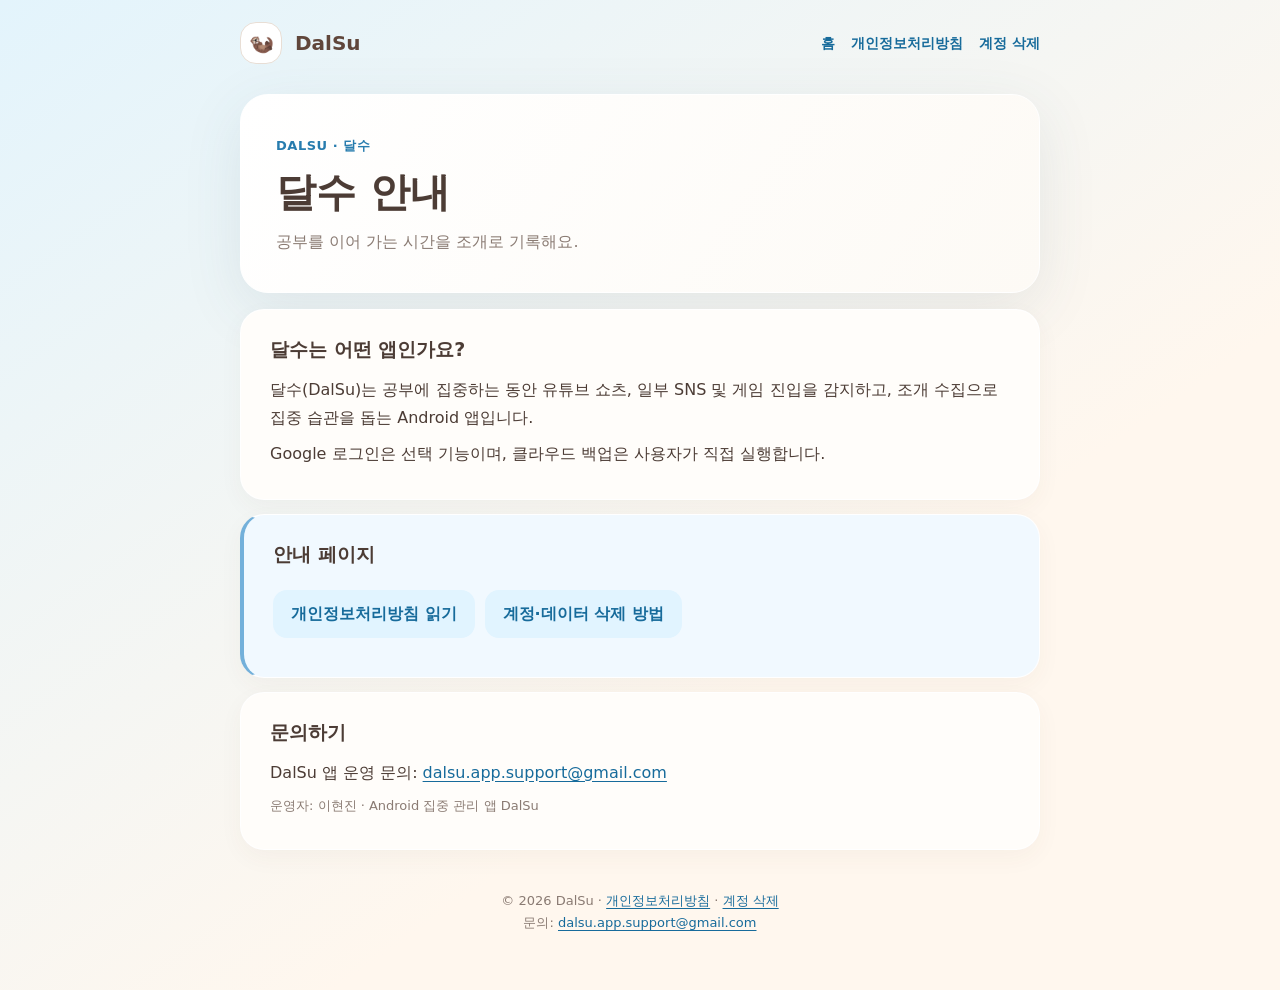
<file: index.html>
<!doctype html>
<html lang="ko">
<head>
  <meta charset="utf-8"><meta name="viewport" content="width=device-width, initial-scale=1">
  <meta name="description" content="달수(DalSu) 앱 달수 안내">
  <meta name="color-scheme" content="light"><title>달수 안내 | DalSu</title>
  <link rel="stylesheet" href="style.css">
  <!-- ZIP 임시 미리보기에서도 디자인이 유지되도록 스타일을 내장했습니다. -->
  <style>
/* DalSu policy pages: no external fonts, trackers or JavaScript. */
:root{color-scheme:light;--ink:#4c3c35;--muted:#8a7b73;--blue:#b8e5f7;--blue2:#e7f5fc;--cream:#fffaf4;--accent:#277cae;--line:#e8ded5;--pink:#ffe0e7}
*{box-sizing:border-box}html{scroll-behavior:smooth}body{margin:0;background:linear-gradient(145deg,#e3f4fc,#fff7ee 65%);font-family:system-ui,-apple-system,'Apple SD Gothic Neo','Malgun Gothic',sans-serif;color:var(--ink);line-height:1.75}
a{color:#176b9b;text-underline-offset:3px}.container{width:min(800px,calc(100% - 32px));margin:0 auto}.skip{position:absolute;left:-9999px}.skip:focus{left:12px;top:12px;background:white;padding:10px;z-index:10}.top{padding:22px 0 10px}.top .bar{display:flex;flex-wrap:wrap;align-items:center;justify-content:space-between;gap:12px}.brand{font-size:20px;text-decoration:none;font-weight:850;color:#60463b}.brand .face{display:inline-grid;place-items:center;width:42px;height:42px;background:#fff;border:1px solid var(--line);border-radius:16px;margin-right:6px}.top nav{display:flex;gap:16px;flex-wrap:wrap}.top nav a{font-size:14px;text-decoration:none;font-weight:650}.hero{padding:36px 35px;margin:20px 0 16px;border-radius:28px;border:1px solid white;background:linear-gradient(125deg,#fff,#fdfaf5);box-shadow:0 16px 60px rgba(61,92,110,.1)}.eyebrow{color:var(--accent);font-size:13px;font-weight:800;letter-spacing:.04em}.hero h1{font-size:clamp(27px,5vw,40px);line-height:1.2;margin:9px 0 12px}.hero p{margin:0;color:var(--muted)}.pill{display:inline-block;background:var(--blue2);padding:5px 11px;border-radius:40px;color:#417593;font-size:12px;font-weight:750}.card{background:#fffdfa;border:1px solid rgba(255,255,255,.95);border-radius:24px;margin:14px 0;padding:23px 29px;box-shadow:0 8px 24px rgba(83,65,55,.045)}.card h2{font-size:19px;margin:0 0 10px}.card p{margin:8px 0}.card ul{margin:8px 0;padding-left:21px}.card li{margin:6px 0}.warn{border-left:4px solid #e4b2a4;background:#fff7f4}.highlight{background:#f1f9ff;border-left:4px solid #73b0da}.muted{font-size:13px;color:var(--muted)}.button{display:inline-block;text-decoration:none;background:#e1f4ff;border-radius:14px;padding:10px 18px;font-weight:750;margin:8px 10px 8px 0}.footer{color:#8a7b73;font-size:13px;text-align:center;padding:26px 0 55px}code{background:#f3eee9;padding:1px 6px;border-radius:5px;font-size:.93em;overflow-wrap:anywhere}@media(max-width:520px){.hero{padding:28px 22px}.card{padding:20px 20px}}

  </style>
</head>
<body>
<a class="skip" href="#content">본문으로 건너뛰기</a>
<header class="top"><div class="container bar"><a class="brand" href="https://leehj03.github.io/dalsu-policy/index.html"><span class="face">🦦</span> DalSu</a><nav aria-label="주요 메뉴"><a href="https://leehj03.github.io/dalsu-policy/index.html" aria-current="page">홈</a> <a href="https://leehj03.github.io/dalsu-policy/privacy.html">개인정보처리방침</a> <a href="https://leehj03.github.io/dalsu-policy/delete-account.html">계정 삭제</a></nav></div></header>
<main class="container" id="content">
  <section class="hero"><span class="eyebrow">DALSU · 달수</span><h1>달수 안내</h1><p>공부를 이어 가는 시간을 조개로 기록해요.</p></section>
  <section class="card"><h2>달수는 어떤 앱인가요?</h2><p>달수(DalSu)는 공부에 집중하는 동안 유튜브 쇼츠, 일부 SNS 및 게임 진입을 감지하고, 조개 수집으로 집중 습관을 돕는 Android 앱입니다.</p><p>Google 로그인은 선택 기능이며, 클라우드 백업은 사용자가 직접 실행합니다.</p></section>
<section class="card highlight"><h2>안내 페이지</h2><p><a class="button" href="https://leehj03.github.io/dalsu-policy/privacy.html">개인정보처리방침 읽기</a><a class="button" href="https://leehj03.github.io/dalsu-policy/delete-account.html">계정·데이터 삭제 방법</a></p></section>
<section class="card"><h2>문의하기</h2><p>DalSu 앱 운영 문의: <a href="mailto:dalsu.app.support@gmail.com">dalsu.app.support@gmail.com</a></p><p class="muted">운영자: 이현진 · Android 집중 관리 앱 DalSu</p></section>
</main>
<footer class="footer"><div class="container">© 2026 DalSu · <a href="https://leehj03.github.io/dalsu-policy/privacy.html">개인정보처리방침</a> · <a href="https://leehj03.github.io/dalsu-policy/delete-account.html">계정 삭제</a><br>문의: <a href="mailto:dalsu.app.support@gmail.com">dalsu.app.support@gmail.com</a></div></footer>
</body></html>
</file>
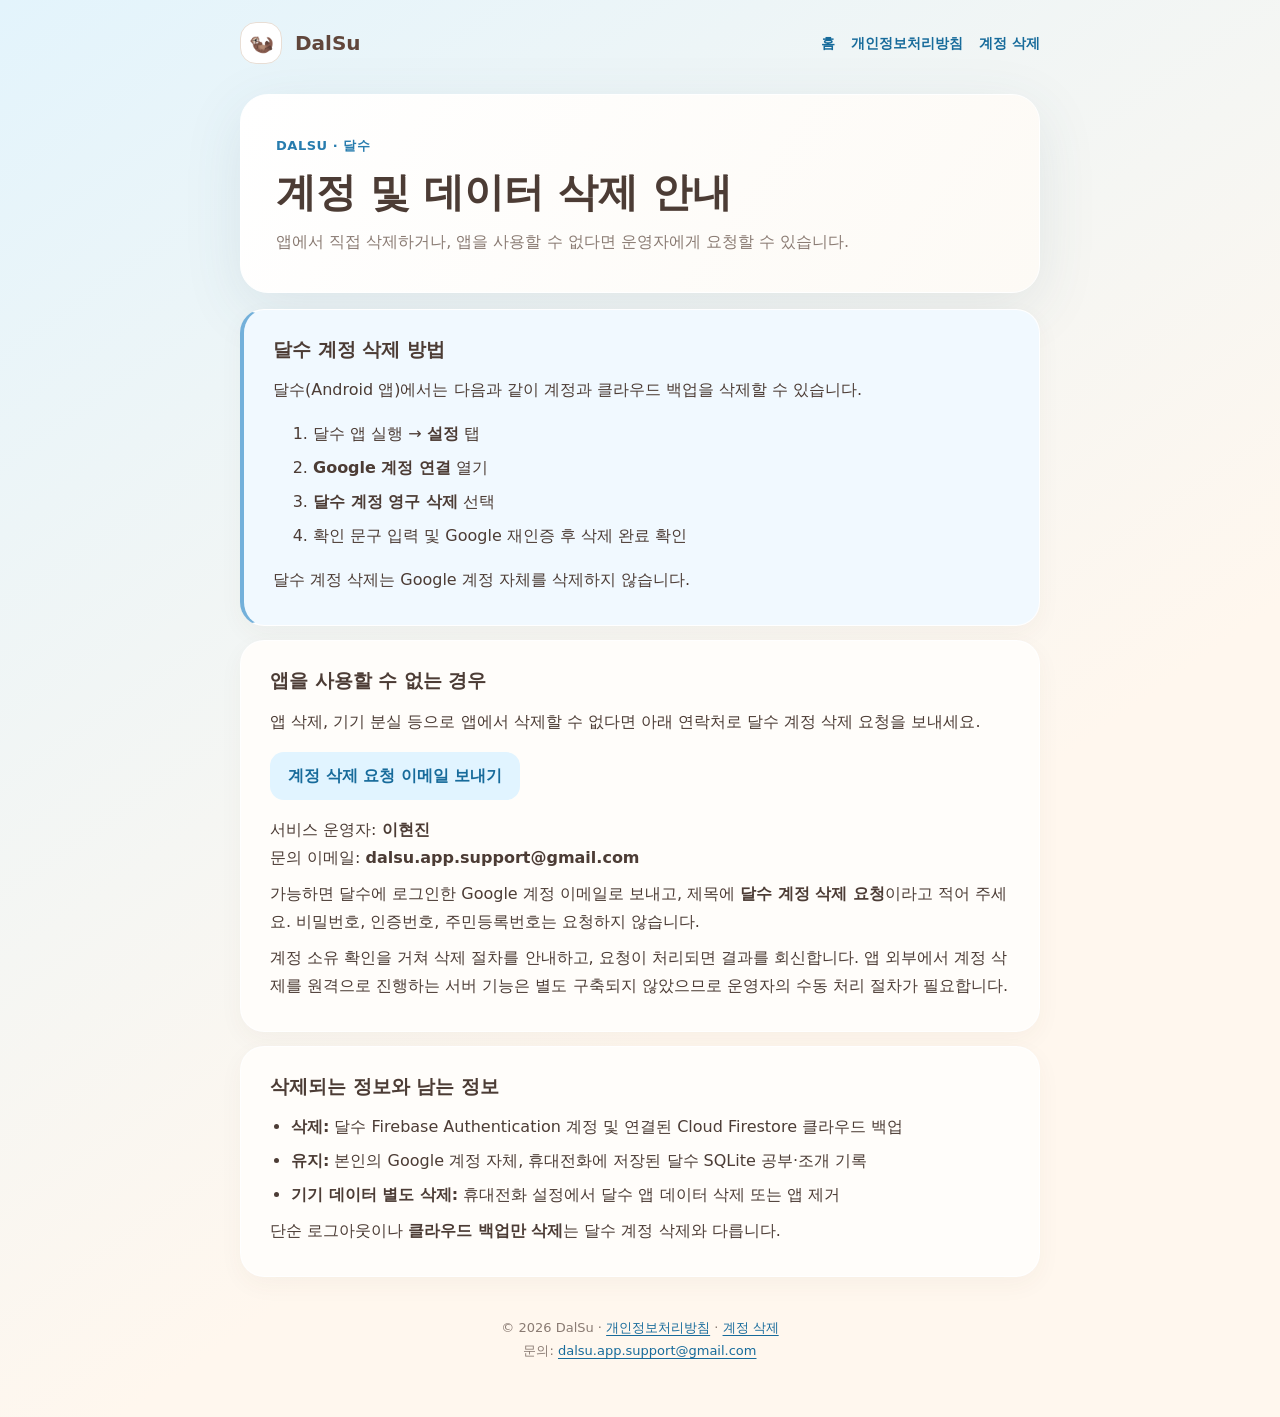
<file: delete-account.html>
<!doctype html>
<html lang="ko">
<head>
  <meta charset="utf-8"><meta name="viewport" content="width=device-width, initial-scale=1">
  <meta name="description" content="달수(DalSu) 앱 계정 및 데이터 삭제 안내">
  <meta name="color-scheme" content="light"><title>계정 및 데이터 삭제 안내 | DalSu</title>
  <link rel="stylesheet" href="style.css">
  <!-- ZIP 임시 미리보기에서도 디자인이 유지되도록 스타일을 내장했습니다. -->
  <style>
/* DalSu policy pages: no external fonts, trackers or JavaScript. */
:root{color-scheme:light;--ink:#4c3c35;--muted:#8a7b73;--blue:#b8e5f7;--blue2:#e7f5fc;--cream:#fffaf4;--accent:#277cae;--line:#e8ded5;--pink:#ffe0e7}
*{box-sizing:border-box}html{scroll-behavior:smooth}body{margin:0;background:linear-gradient(145deg,#e3f4fc,#fff7ee 65%);font-family:system-ui,-apple-system,'Apple SD Gothic Neo','Malgun Gothic',sans-serif;color:var(--ink);line-height:1.75}
a{color:#176b9b;text-underline-offset:3px}.container{width:min(800px,calc(100% - 32px));margin:0 auto}.skip{position:absolute;left:-9999px}.skip:focus{left:12px;top:12px;background:white;padding:10px;z-index:10}.top{padding:22px 0 10px}.top .bar{display:flex;flex-wrap:wrap;align-items:center;justify-content:space-between;gap:12px}.brand{font-size:20px;text-decoration:none;font-weight:850;color:#60463b}.brand .face{display:inline-grid;place-items:center;width:42px;height:42px;background:#fff;border:1px solid var(--line);border-radius:16px;margin-right:6px}.top nav{display:flex;gap:16px;flex-wrap:wrap}.top nav a{font-size:14px;text-decoration:none;font-weight:650}.hero{padding:36px 35px;margin:20px 0 16px;border-radius:28px;border:1px solid white;background:linear-gradient(125deg,#fff,#fdfaf5);box-shadow:0 16px 60px rgba(61,92,110,.1)}.eyebrow{color:var(--accent);font-size:13px;font-weight:800;letter-spacing:.04em}.hero h1{font-size:clamp(27px,5vw,40px);line-height:1.2;margin:9px 0 12px}.hero p{margin:0;color:var(--muted)}.pill{display:inline-block;background:var(--blue2);padding:5px 11px;border-radius:40px;color:#417593;font-size:12px;font-weight:750}.card{background:#fffdfa;border:1px solid rgba(255,255,255,.95);border-radius:24px;margin:14px 0;padding:23px 29px;box-shadow:0 8px 24px rgba(83,65,55,.045)}.card h2{font-size:19px;margin:0 0 10px}.card p{margin:8px 0}.card ul{margin:8px 0;padding-left:21px}.card li{margin:6px 0}.warn{border-left:4px solid #e4b2a4;background:#fff7f4}.highlight{background:#f1f9ff;border-left:4px solid #73b0da}.muted{font-size:13px;color:var(--muted)}.button{display:inline-block;text-decoration:none;background:#e1f4ff;border-radius:14px;padding:10px 18px;font-weight:750;margin:8px 10px 8px 0}.footer{color:#8a7b73;font-size:13px;text-align:center;padding:26px 0 55px}code{background:#f3eee9;padding:1px 6px;border-radius:5px;font-size:.93em;overflow-wrap:anywhere}@media(max-width:520px){.hero{padding:28px 22px}.card{padding:20px 20px}}

  </style>
</head>
<body>
<a class="skip" href="#content">본문으로 건너뛰기</a>
<header class="top"><div class="container bar"><a class="brand" href="https://leehj03.github.io/dalsu-policy/index.html"><span class="face">🦦</span> DalSu</a><nav aria-label="주요 메뉴"><a href="https://leehj03.github.io/dalsu-policy/index.html">홈</a> <a href="https://leehj03.github.io/dalsu-policy/privacy.html">개인정보처리방침</a> <a href="https://leehj03.github.io/dalsu-policy/delete-account.html" aria-current="page">계정 삭제</a></nav></div></header>
<main class="container" id="content">
  <section class="hero"><span class="eyebrow">DALSU · 달수</span><h1>계정 및 데이터 삭제 안내</h1><p>앱에서 직접 삭제하거나, 앱을 사용할 수 없다면 운영자에게 요청할 수 있습니다.</p></section>
  <section class="card highlight"><h2>달수 계정 삭제 방법</h2><p>달수(Android 앱)에서는 다음과 같이 계정과 클라우드 백업을 삭제할 수 있습니다.</p><ol><li>달수 앱 실행 → <strong>설정</strong> 탭</li><li><strong>Google 계정 연결</strong> 열기</li><li><strong>달수 계정 영구 삭제</strong> 선택</li><li>확인 문구 입력 및 Google 재인증 후 삭제 완료 확인</li></ol><p>달수 계정 삭제는 Google 계정 자체를 삭제하지 않습니다.</p></section>
<section class="card"><h2>앱을 사용할 수 없는 경우</h2><p>앱 삭제, 기기 분실 등으로 앱에서 삭제할 수 없다면 아래 연락처로 달수 계정 삭제 요청을 보내세요.</p><p><a class="button" href="mailto:dalsu.app.support@gmail.com?subject=DalSu%20%EA%B3%84%EC%A0%95%20%EC%82%AD%EC%A0%9C%20%EC%9A%94%EC%B2%AD">계정 삭제 요청 이메일 보내기</a></p><p>서비스 운영자: <strong>이현진</strong><br>문의 이메일: <strong>dalsu.app.support@gmail.com</strong></p><p>가능하면 달수에 로그인한 Google 계정 이메일로 보내고, 제목에 <strong>달수 계정 삭제 요청</strong>이라고 적어 주세요. 비밀번호, 인증번호, 주민등록번호는 요청하지 않습니다.</p><p>계정 소유 확인을 거쳐 삭제 절차를 안내하고, 요청이 처리되면 결과를 회신합니다. 앱 외부에서 계정 삭제를 원격으로 진행하는 서버 기능은 별도 구축되지 않았으므로 운영자의 수동 처리 절차가 필요합니다.</p></section>
<section class="card"><h2>삭제되는 정보와 남는 정보</h2><ul><li><strong>삭제:</strong> 달수 Firebase Authentication 계정 및 연결된 Cloud Firestore 클라우드 백업</li><li><strong>유지:</strong> 본인의 Google 계정 자체, 휴대전화에 저장된 달수 SQLite 공부·조개 기록</li><li><strong>기기 데이터 별도 삭제:</strong> 휴대전화 설정에서 달수 앱 데이터 삭제 또는 앱 제거</li></ul><p>단순 로그아웃이나 <strong>클라우드 백업만 삭제</strong>는 달수 계정 삭제와 다릅니다.</p></section>

</main>
<footer class="footer"><div class="container">© 2026 DalSu · <a href="https://leehj03.github.io/dalsu-policy/privacy.html">개인정보처리방침</a> · <a href="https://leehj03.github.io/dalsu-policy/delete-account.html">계정 삭제</a><br>문의: <a href="mailto:dalsu.app.support@gmail.com">dalsu.app.support@gmail.com</a></div></footer>
</body></html>
</file>
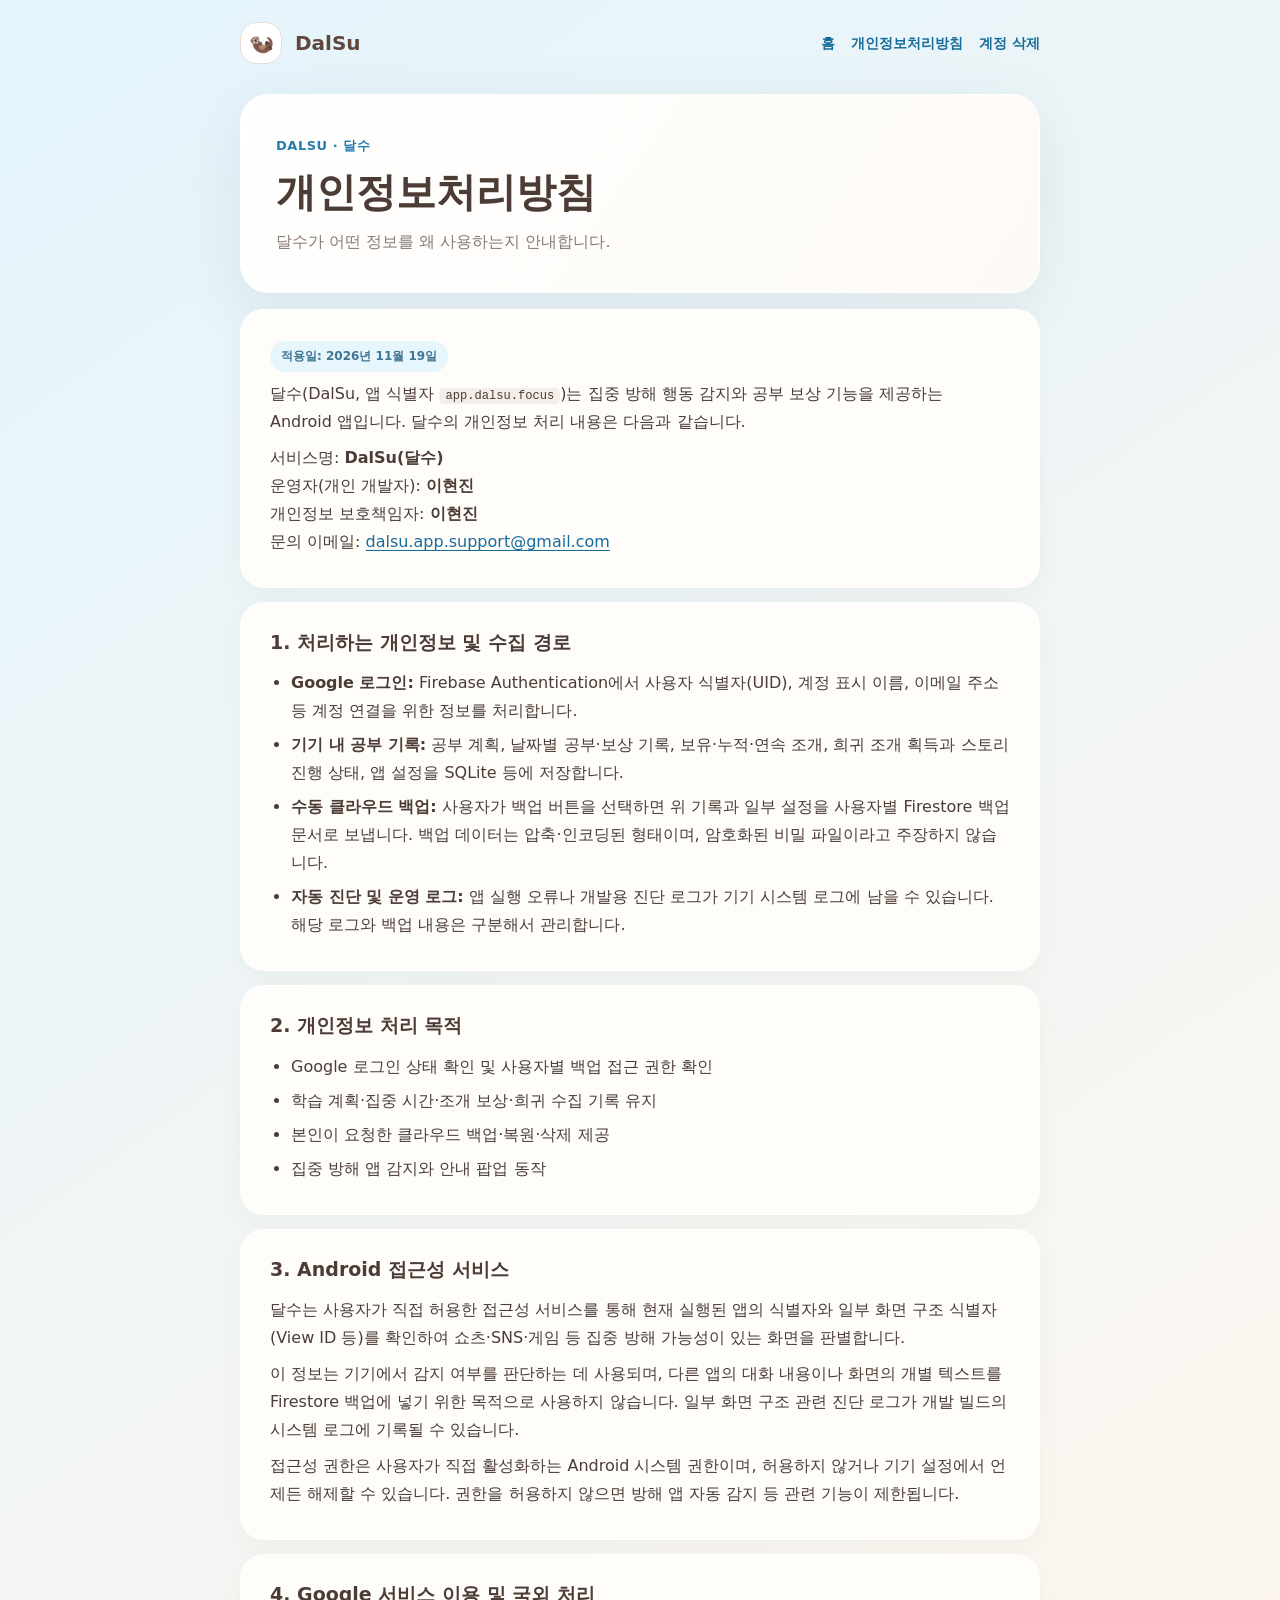
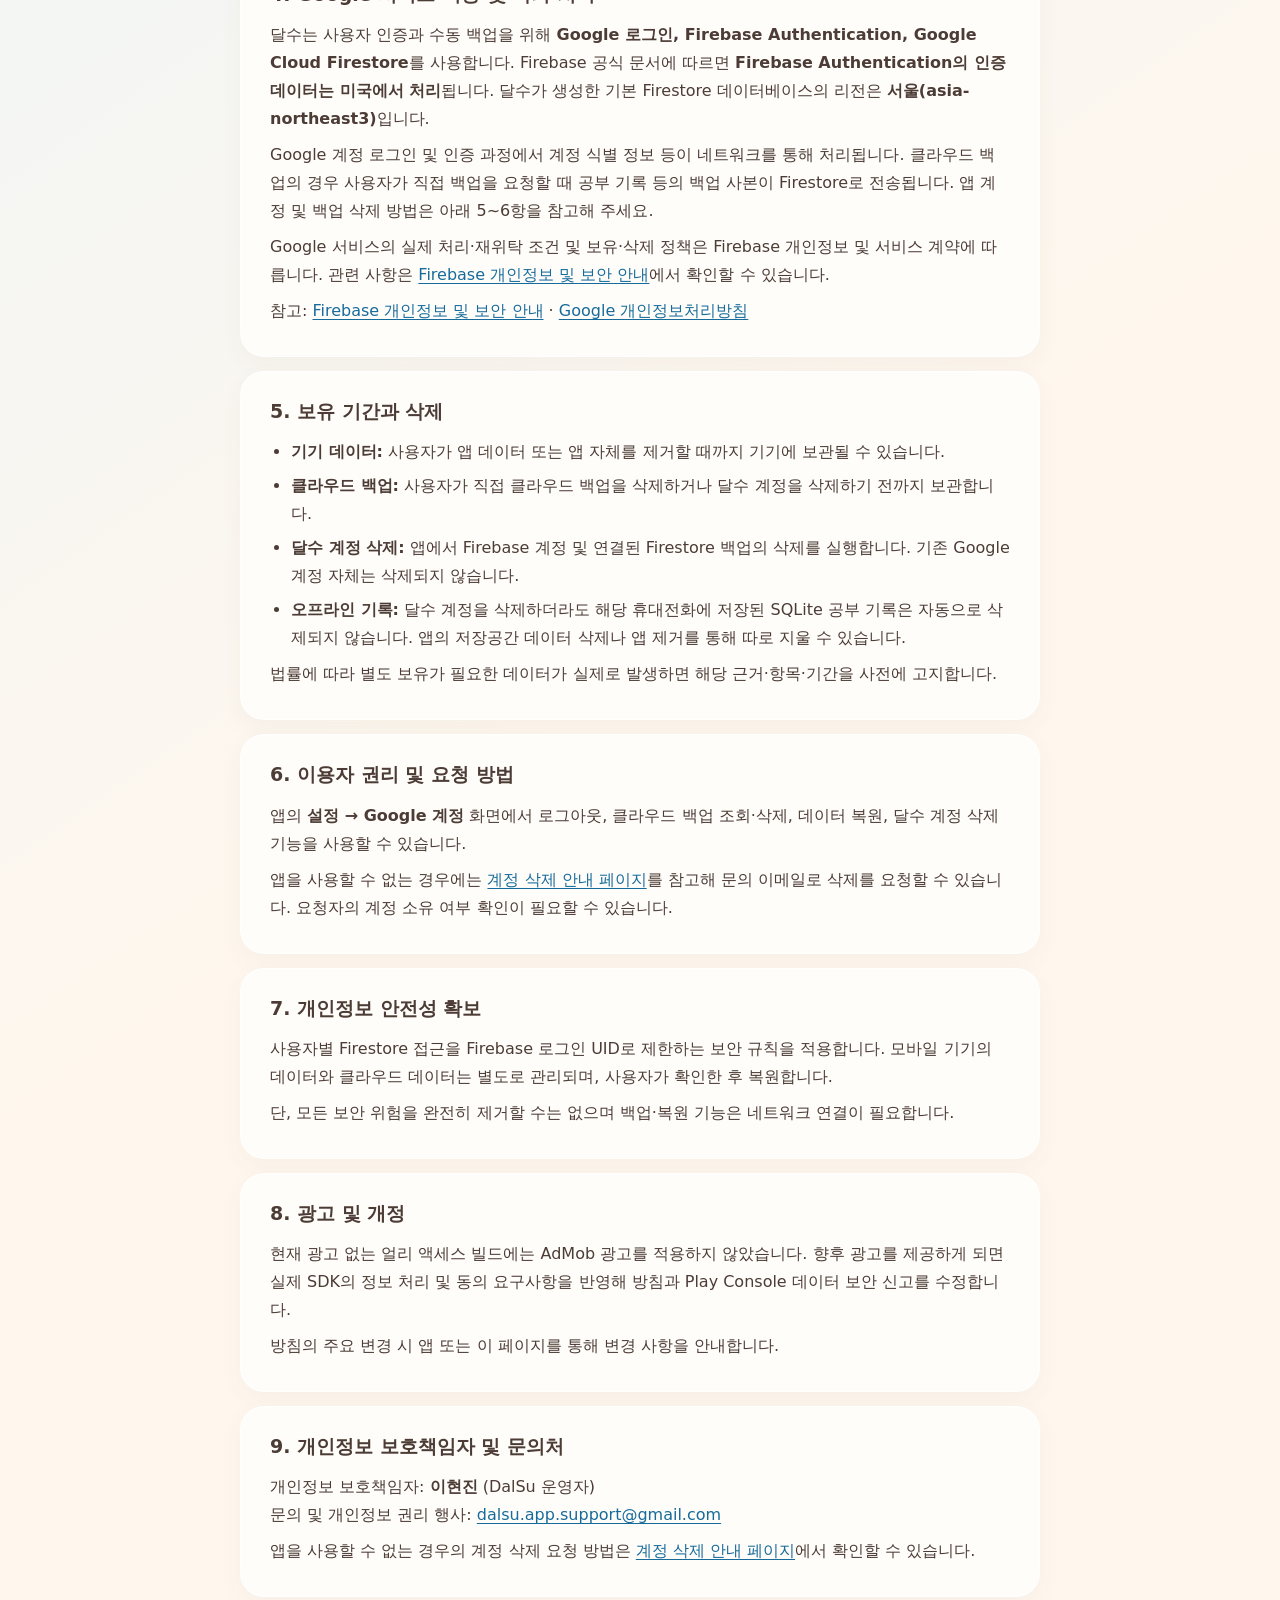
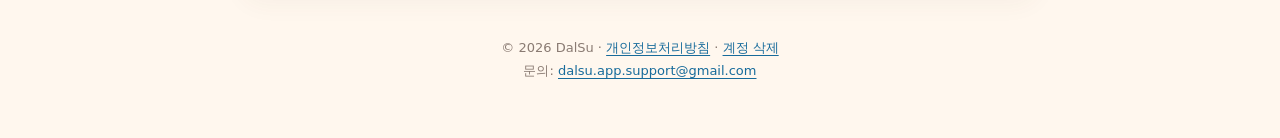
<file: privacy.html>
<!doctype html>
<html lang="ko">
<head>
  <meta charset="utf-8"><meta name="viewport" content="width=device-width, initial-scale=1">
  <meta name="description" content="달수(DalSu) 앱 개인정보처리방침">
  <meta name="color-scheme" content="light"><title>개인정보처리방침 | DalSu</title>
  <link rel="stylesheet" href="style.css">
  <!-- ZIP 임시 미리보기에서도 디자인이 유지되도록 스타일을 내장했습니다. -->
  <style>
/* DalSu policy pages: no external fonts, trackers or JavaScript. */
:root{color-scheme:light;--ink:#4c3c35;--muted:#8a7b73;--blue:#b8e5f7;--blue2:#e7f5fc;--cream:#fffaf4;--accent:#277cae;--line:#e8ded5;--pink:#ffe0e7}
*{box-sizing:border-box}html{scroll-behavior:smooth}body{margin:0;background:linear-gradient(145deg,#e3f4fc,#fff7ee 65%);font-family:system-ui,-apple-system,'Apple SD Gothic Neo','Malgun Gothic',sans-serif;color:var(--ink);line-height:1.75}
a{color:#176b9b;text-underline-offset:3px}.container{width:min(800px,calc(100% - 32px));margin:0 auto}.skip{position:absolute;left:-9999px}.skip:focus{left:12px;top:12px;background:white;padding:10px;z-index:10}.top{padding:22px 0 10px}.top .bar{display:flex;flex-wrap:wrap;align-items:center;justify-content:space-between;gap:12px}.brand{font-size:20px;text-decoration:none;font-weight:850;color:#60463b}.brand .face{display:inline-grid;place-items:center;width:42px;height:42px;background:#fff;border:1px solid var(--line);border-radius:16px;margin-right:6px}.top nav{display:flex;gap:16px;flex-wrap:wrap}.top nav a{font-size:14px;text-decoration:none;font-weight:650}.hero{padding:36px 35px;margin:20px 0 16px;border-radius:28px;border:1px solid white;background:linear-gradient(125deg,#fff,#fdfaf5);box-shadow:0 16px 60px rgba(61,92,110,.1)}.eyebrow{color:var(--accent);font-size:13px;font-weight:800;letter-spacing:.04em}.hero h1{font-size:clamp(27px,5vw,40px);line-height:1.2;margin:9px 0 12px}.hero p{margin:0;color:var(--muted)}.pill{display:inline-block;background:var(--blue2);padding:5px 11px;border-radius:40px;color:#417593;font-size:12px;font-weight:750}.card{background:#fffdfa;border:1px solid rgba(255,255,255,.95);border-radius:24px;margin:14px 0;padding:23px 29px;box-shadow:0 8px 24px rgba(83,65,55,.045)}.card h2{font-size:19px;margin:0 0 10px}.card p{margin:8px 0}.card ul{margin:8px 0;padding-left:21px}.card li{margin:6px 0}.warn{border-left:4px solid #e4b2a4;background:#fff7f4}.highlight{background:#f1f9ff;border-left:4px solid #73b0da}.muted{font-size:13px;color:var(--muted)}.button{display:inline-block;text-decoration:none;background:#e1f4ff;border-radius:14px;padding:10px 18px;font-weight:750;margin:8px 10px 8px 0}.footer{color:#8a7b73;font-size:13px;text-align:center;padding:26px 0 55px}code{background:#f3eee9;padding:1px 6px;border-radius:5px;font-size:.93em;overflow-wrap:anywhere}@media(max-width:520px){.hero{padding:28px 22px}.card{padding:20px 20px}}

  </style>
</head>
<body>
<a class="skip" href="#content">본문으로 건너뛰기</a>
<header class="top"><div class="container bar"><a class="brand" href="https://leehj03.github.io/dalsu-policy/index.html"><span class="face">🦦</span> DalSu</a><nav aria-label="주요 메뉴"><a href="https://leehj03.github.io/dalsu-policy/index.html">홈</a> <a href="https://leehj03.github.io/dalsu-policy/privacy.html" aria-current="page">개인정보처리방침</a> <a href="https://leehj03.github.io/dalsu-policy/delete-account.html">계정 삭제</a></nav></div></header>
<main class="container" id="content">
  <section class="hero"><span class="eyebrow">DALSU · 달수</span><h1>개인정보처리방침</h1><p>달수가 어떤 정보를 왜 사용하는지 안내합니다.</p></section>
  
<section class="card"><p><span class="pill">적용일: 2026년 11월 19일</span></p><p>달수(DalSu, 앱 식별자 <code>app.dalsu.focus</code>)는 집중 방해 행동 감지와 공부 보상 기능을 제공하는 Android 앱입니다. 달수의 개인정보 처리 내용은 다음과 같습니다.</p><p>서비스명: <strong>DalSu(달수)</strong><br>운영자(개인 개발자): <strong>이현진</strong><br>개인정보 보호책임자: <strong>이현진</strong><br>문의 이메일: <a href="mailto:dalsu.app.support@gmail.com">dalsu.app.support@gmail.com</a></p></section>
<section class="card"><h2>1. 처리하는 개인정보 및 수집 경로</h2><ul><li><strong>Google 로그인:</strong> Firebase Authentication에서 사용자 식별자(UID), 계정 표시 이름, 이메일 주소 등 계정 연결을 위한 정보를 처리합니다.</li><li><strong>기기 내 공부 기록:</strong> 공부 계획, 날짜별 공부·보상 기록, 보유·누적·연속 조개, 희귀 조개 획득과 스토리 진행 상태, 앱 설정을 SQLite 등에 저장합니다.</li><li><strong>수동 클라우드 백업:</strong> 사용자가 백업 버튼을 선택하면 위 기록과 일부 설정을 사용자별 Firestore 백업 문서로 보냅니다. 백업 데이터는 압축·인코딩된 형태이며, 암호화된 비밀 파일이라고 주장하지 않습니다.</li><li><strong>자동 진단 및 운영 로그:</strong> 앱 실행 오류나 개발용 진단 로그가 기기 시스템 로그에 남을 수 있습니다. 해당 로그와 백업 내용은 구분해서 관리합니다.</li></ul></section>
<section class="card"><h2>2. 개인정보 처리 목적</h2><ul><li>Google 로그인 상태 확인 및 사용자별 백업 접근 권한 확인</li><li>학습 계획·집중 시간·조개 보상·희귀 수집 기록 유지</li><li>본인이 요청한 클라우드 백업·복원·삭제 제공</li><li>집중 방해 앱 감지와 안내 팝업 동작</li></ul></section>
<section class="card"><h2>3. Android 접근성 서비스</h2><p>달수는 사용자가 직접 허용한 접근성 서비스를 통해 현재 실행된 앱의 식별자와 일부 화면 구조 식별자(View ID 등)를 확인하여 쇼츠·SNS·게임 등 집중 방해 가능성이 있는 화면을 판별합니다.</p><p>이 정보는 기기에서 감지 여부를 판단하는 데 사용되며, 다른 앱의 대화 내용이나 화면의 개별 텍스트를 Firestore 백업에 넣기 위한 목적으로 사용하지 않습니다. 일부 화면 구조 관련 진단 로그가 개발 빌드의 시스템 로그에 기록될 수 있습니다.</p><p>접근성 권한은 사용자가 직접 활성화하는 Android 시스템 권한이며, 허용하지 않거나 기기 설정에서 언제든 해제할 수 있습니다. 권한을 허용하지 않으면 방해 앱 자동 감지 등 관련 기능이 제한됩니다.</p></section>
<section class="card"><h2>4. Google 서비스 이용 및 국외 처리</h2><p>달수는 사용자 인증과 수동 백업을 위해 <strong>Google 로그인, Firebase Authentication, Google Cloud Firestore</strong>를 사용합니다. Firebase 공식 문서에 따르면 <strong>Firebase Authentication의 인증 데이터는 미국에서 처리</strong>됩니다. 달수가 생성한 기본 Firestore 데이터베이스의 리전은 <strong>서울(asia-northeast3)</strong>입니다.</p><p>Google 계정 로그인 및 인증 과정에서 계정 식별 정보 등이 네트워크를 통해 처리됩니다. 클라우드 백업의 경우 사용자가 직접 백업을 요청할 때 공부 기록 등의 백업 사본이 Firestore로 전송됩니다. 앱 계정 및 백업 삭제 방법은 아래 5~6항을 참고해 주세요.</p><p>Google 서비스의 실제 처리·재위탁 조건 및 보유·삭제 정책은 Firebase 개인정보 및 서비스 계약에 따릅니다. 관련 사항은 <a href="https://firebase.google.com/support/privacy" rel="noopener noreferrer">Firebase 개인정보 및 보안 안내</a>에서 확인할 수 있습니다.</p><p>참고: <a href="https://firebase.google.com/support/privacy" rel="noopener noreferrer">Firebase 개인정보 및 보안 안내</a> · <a href="https://policies.google.com/privacy" rel="noopener noreferrer">Google 개인정보처리방침</a></p></section>
<section class="card"><h2>5. 보유 기간과 삭제</h2><ul><li><strong>기기 데이터:</strong> 사용자가 앱 데이터 또는 앱 자체를 제거할 때까지 기기에 보관될 수 있습니다.</li><li><strong>클라우드 백업:</strong> 사용자가 직접 클라우드 백업을 삭제하거나 달수 계정을 삭제하기 전까지 보관합니다.</li><li><strong>달수 계정 삭제:</strong> 앱에서 Firebase 계정 및 연결된 Firestore 백업의 삭제를 실행합니다. 기존 Google 계정 자체는 삭제되지 않습니다.</li><li><strong>오프라인 기록:</strong> 달수 계정을 삭제하더라도 해당 휴대전화에 저장된 SQLite 공부 기록은 자동으로 삭제되지 않습니다. 앱의 저장공간 데이터 삭제나 앱 제거를 통해 따로 지울 수 있습니다.</li></ul><p>법률에 따라 별도 보유가 필요한 데이터가 실제로 발생하면 해당 근거·항목·기간을 사전에 고지합니다.</p></section>
<section class="card"><h2>6. 이용자 권리 및 요청 방법</h2><p>앱의 <strong>설정 → Google 계정</strong> 화면에서 로그아웃, 클라우드 백업 조회·삭제, 데이터 복원, 달수 계정 삭제 기능을 사용할 수 있습니다.</p><p>앱을 사용할 수 없는 경우에는 <a href="https://leehj03.github.io/dalsu-policy/delete-account.html">계정 삭제 안내 페이지</a>를 참고해 문의 이메일로 삭제를 요청할 수 있습니다. 요청자의 계정 소유 여부 확인이 필요할 수 있습니다.</p></section>
<section class="card"><h2>7. 개인정보 안전성 확보</h2><p>사용자별 Firestore 접근을 Firebase 로그인 UID로 제한하는 보안 규칙을 적용합니다. 모바일 기기의 데이터와 클라우드 데이터는 별도로 관리되며, 사용자가 확인한 후 복원합니다.</p><p>단, 모든 보안 위험을 완전히 제거할 수는 없으며 백업·복원 기능은 네트워크 연결이 필요합니다.</p></section>
<section class="card"><h2>8. 광고 및 개정</h2><p>현재 광고 없는 얼리 액세스 빌드에는 AdMob 광고를 적용하지 않았습니다. 향후 광고를 제공하게 되면 실제 SDK의 정보 처리 및 동의 요구사항을 반영해 방침과 Play Console 데이터 보안 신고를 수정합니다.</p><p>방침의 주요 변경 시 앱 또는 이 페이지를 통해 변경 사항을 안내합니다.</p></section>
<section class="card"><h2>9. 개인정보 보호책임자 및 문의처</h2><p>개인정보 보호책임자: <strong>이현진</strong> (DalSu 운영자)<br>문의 및 개인정보 권리 행사: <a href="mailto:dalsu.app.support@gmail.com">dalsu.app.support@gmail.com</a></p><p>앱을 사용할 수 없는 경우의 계정 삭제 요청 방법은 <a href="https://leehj03.github.io/dalsu-policy/delete-account.html">계정 삭제 안내 페이지</a>에서 확인할 수 있습니다.</p></section>

</main>
<footer class="footer"><div class="container">© 2026 DalSu · <a href="https://leehj03.github.io/dalsu-policy/privacy.html">개인정보처리방침</a> · <a href="https://leehj03.github.io/dalsu-policy/delete-account.html">계정 삭제</a><br>문의: <a href="mailto:dalsu.app.support@gmail.com">dalsu.app.support@gmail.com</a></div></footer>
</body></html>
</file>
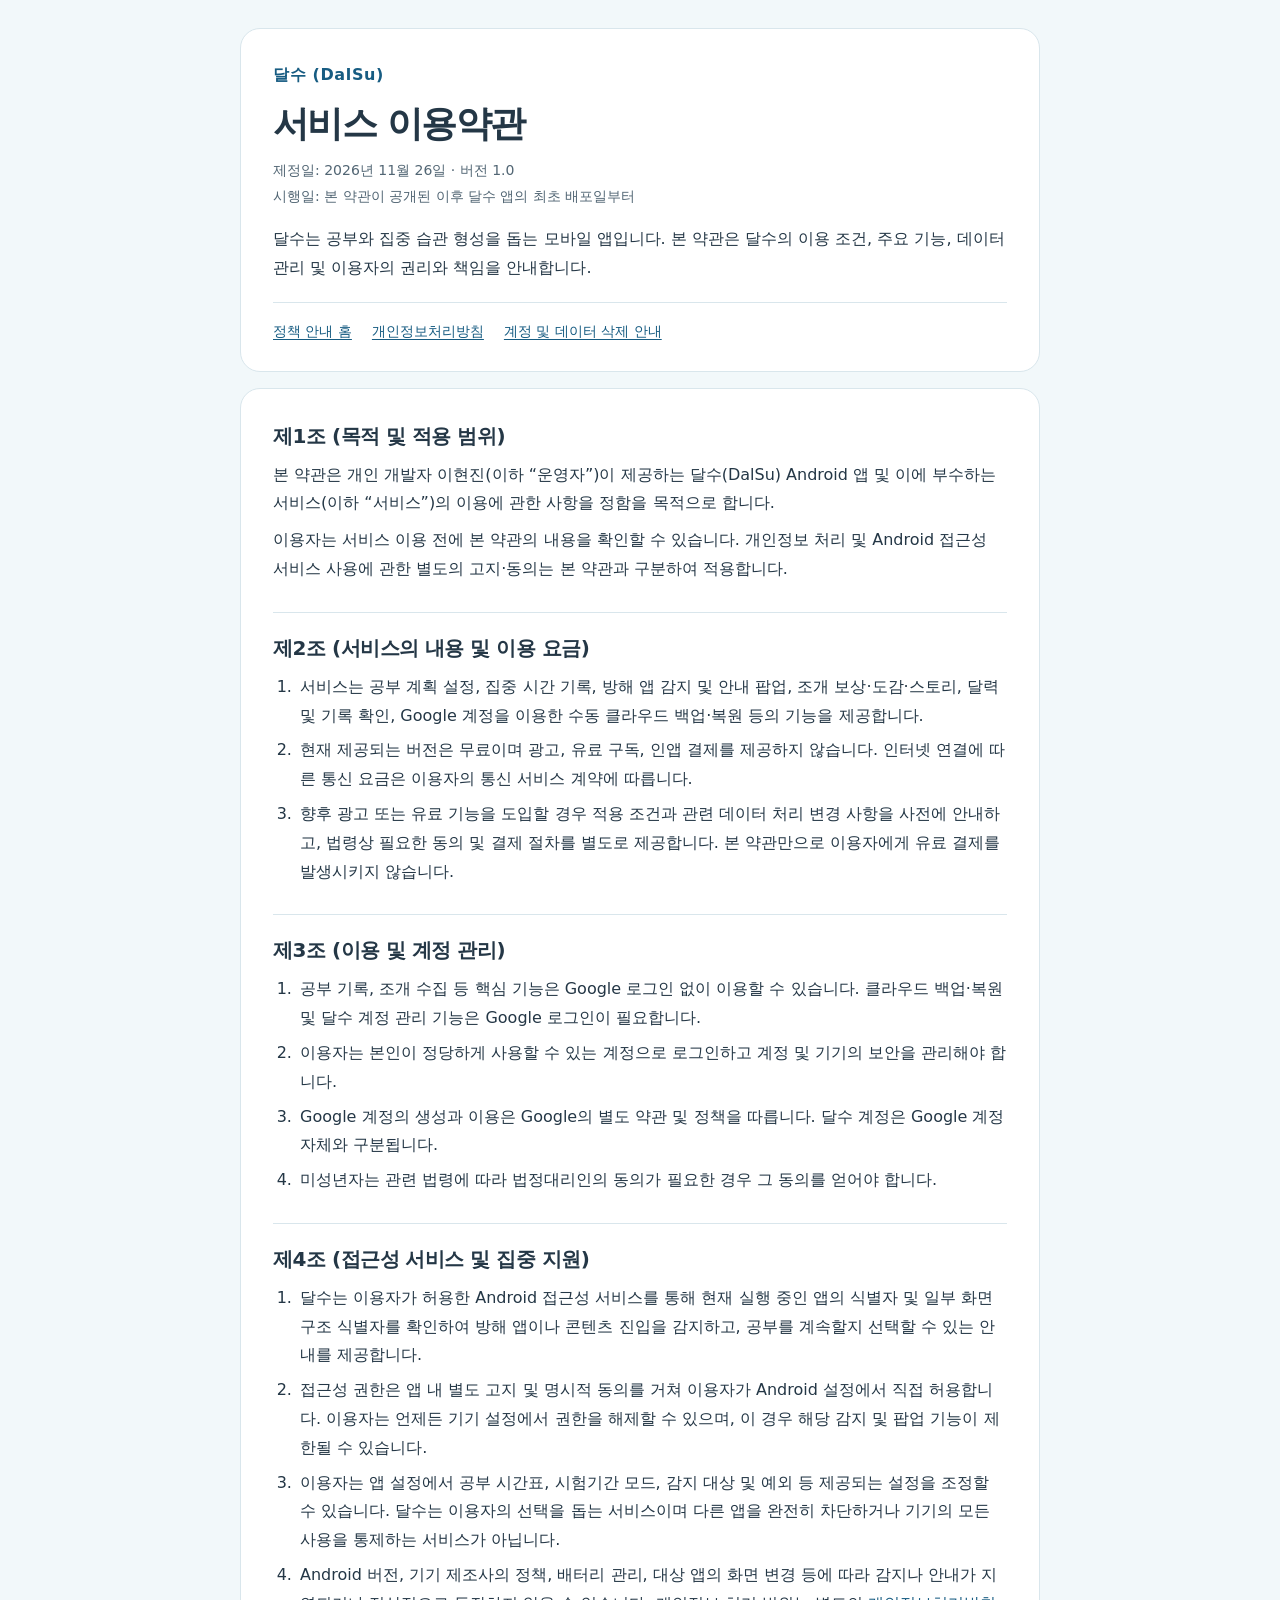
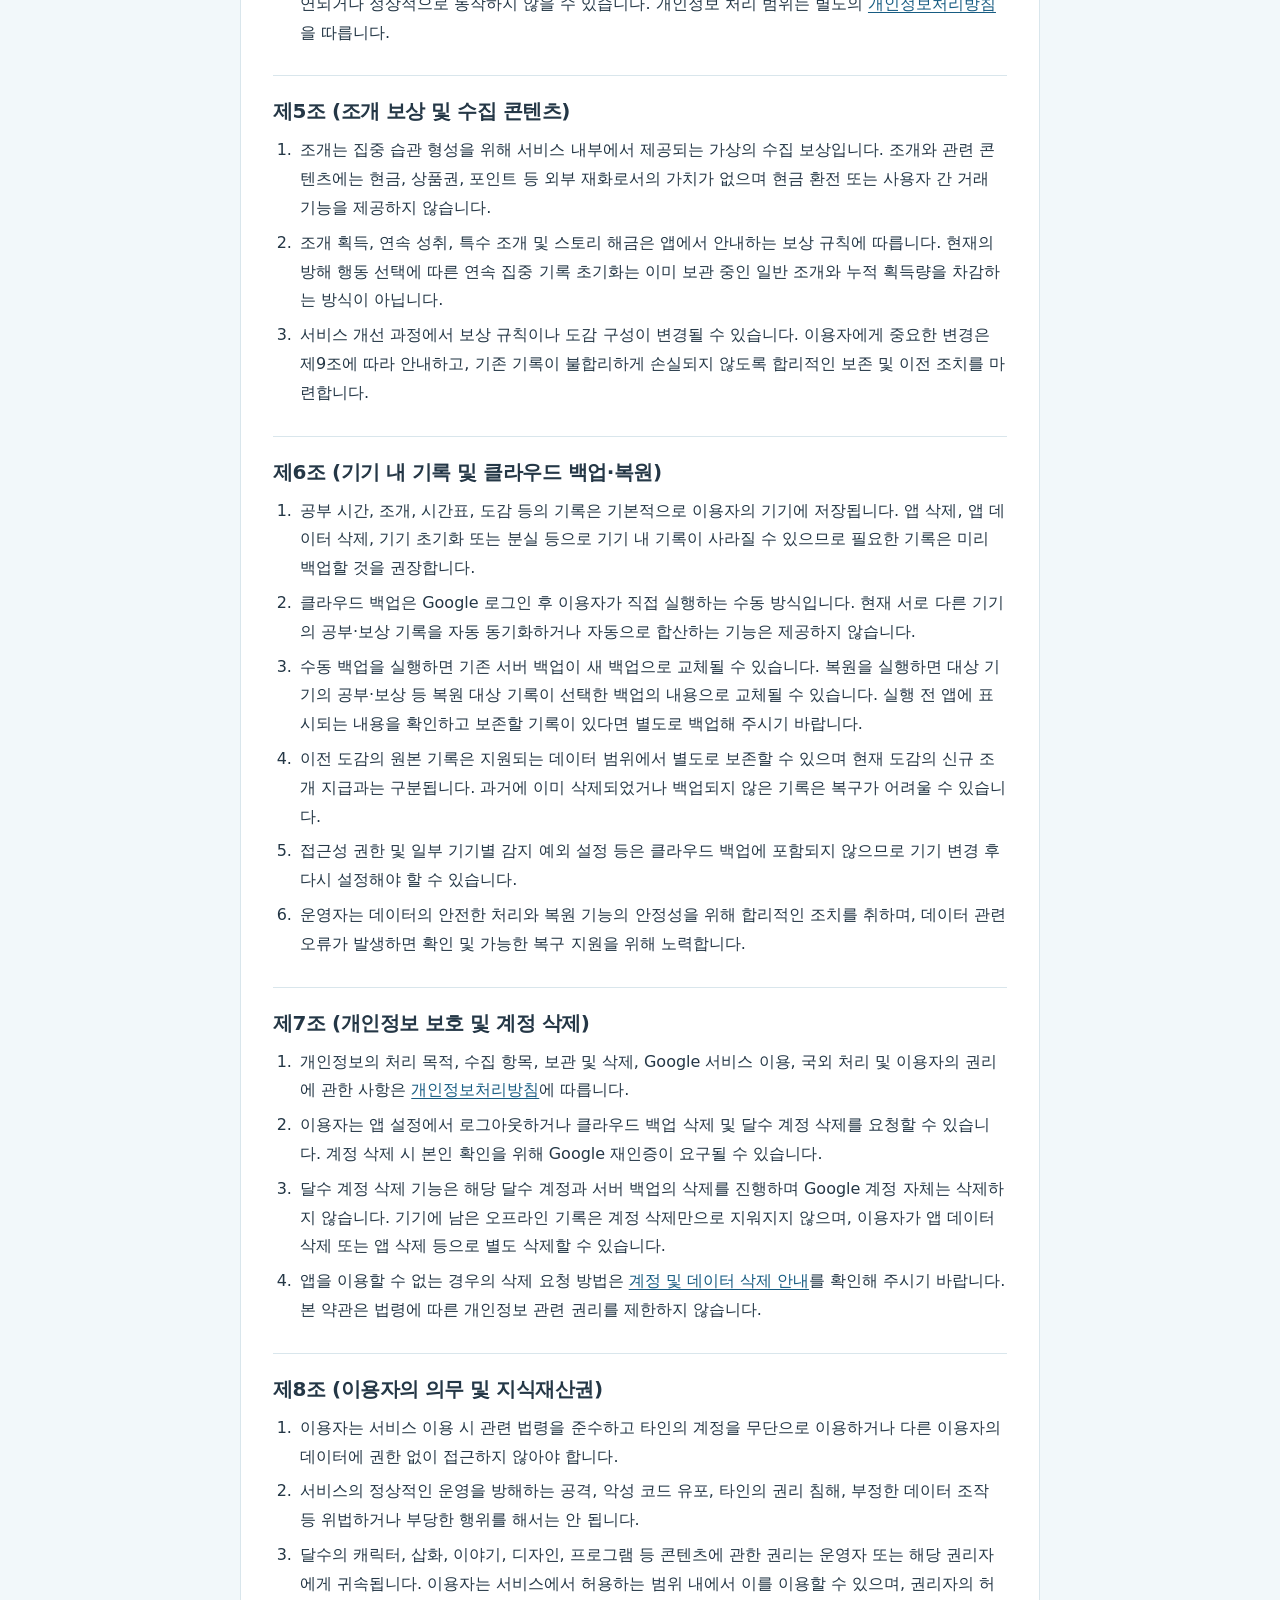
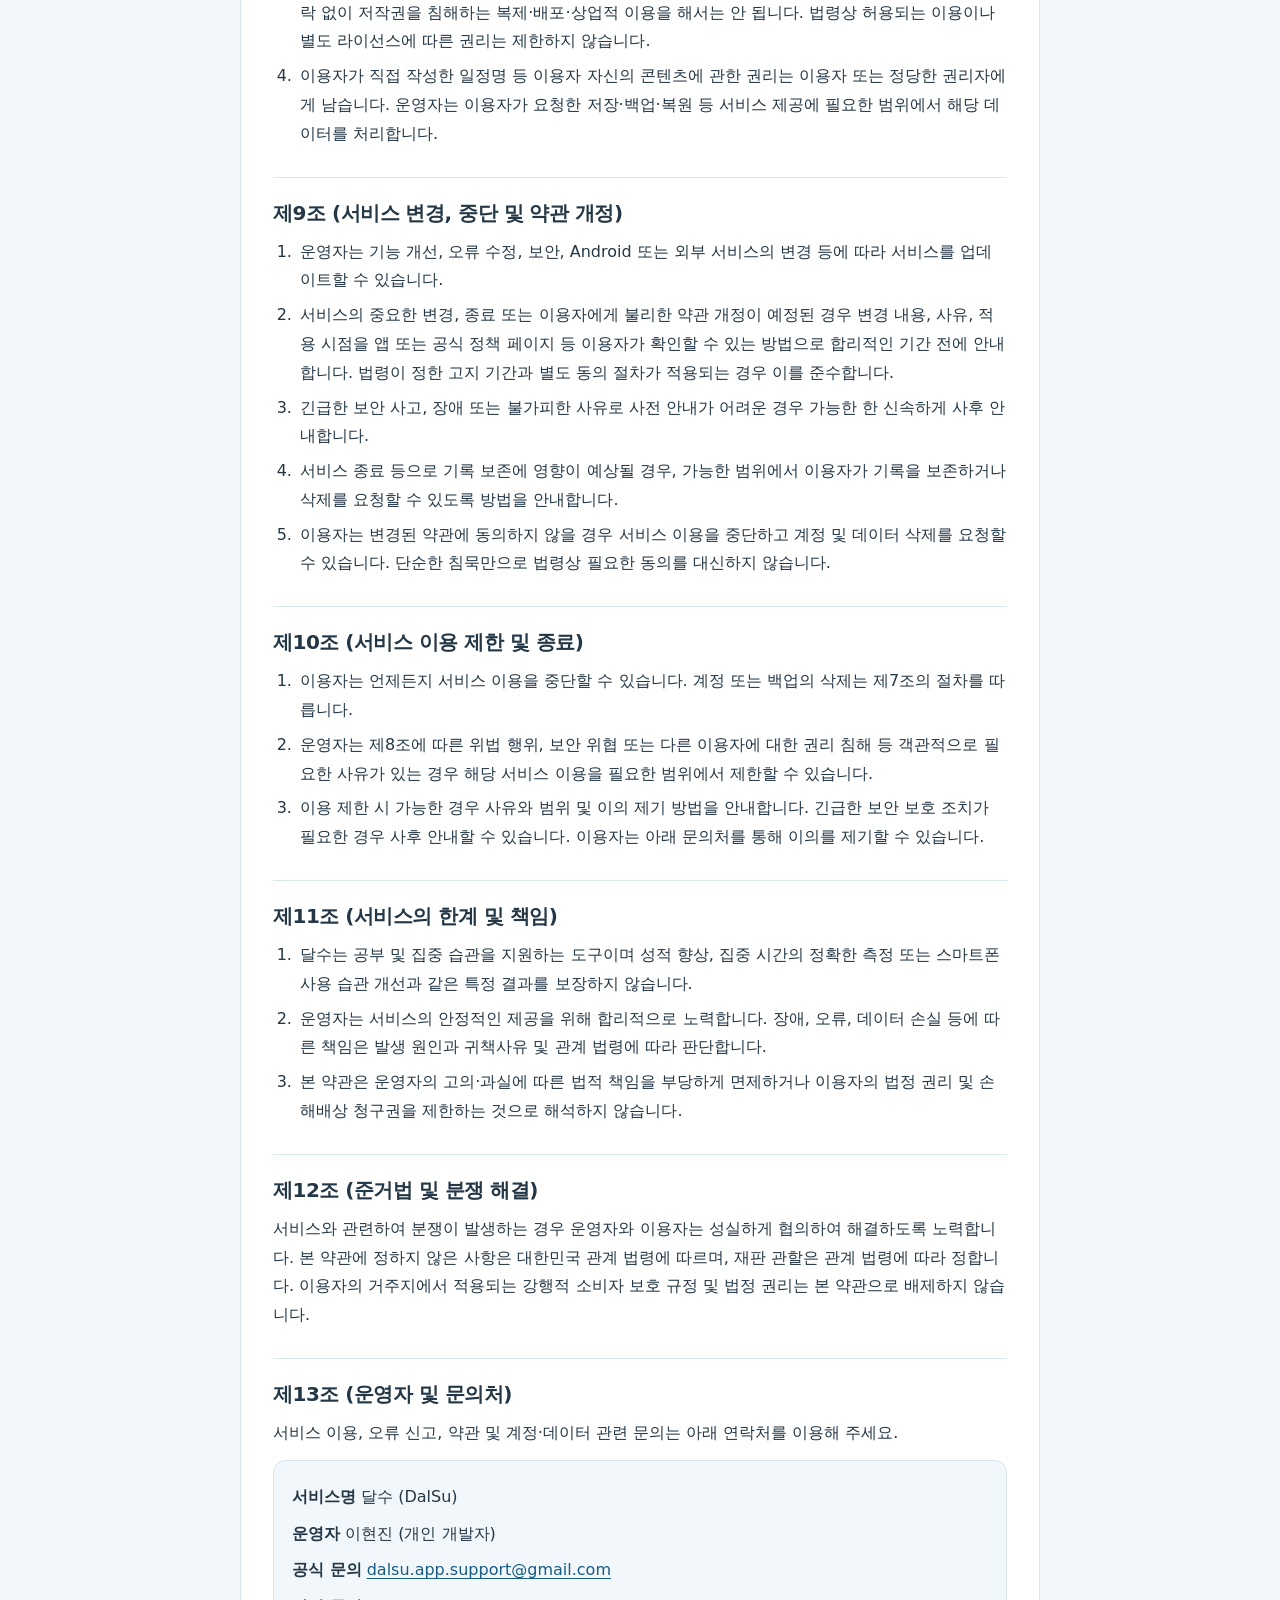
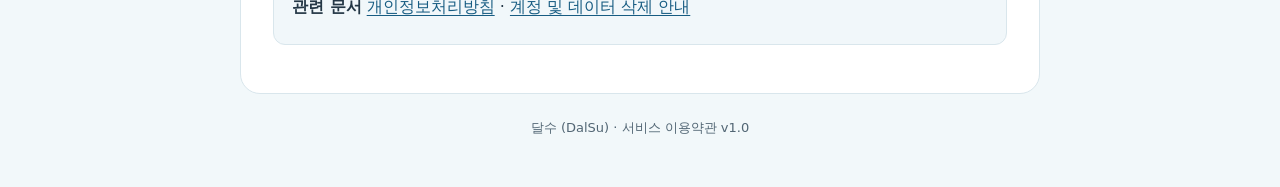
<file: terms.html>
<!DOCTYPE html>
<html lang="ko">
<head>
  <meta charset="utf-8">
  <meta name="viewport" content="width=device-width, initial-scale=1">
  <meta name="description" content="달수(DalSu) 앱 서비스 이용약관">
  <title>서비스 이용약관 | 달수 (DalSu)</title>
  <style>
    :root { color-scheme: light; --ink:#243746; --muted:#526674; --accent:#175c82; --line:#d9e6ec; --paper:#fff; --bg:#f2f8fa; }
    * { box-sizing:border-box; }
    html { scroll-behavior:smooth; }
    body { margin:0; font-family:system-ui,-apple-system,BlinkMacSystemFont,"Malgun Gothic","Apple SD Gothic Neo",sans-serif; color:var(--ink); background:var(--bg); line-height:1.8; font-size:16px; overflow-wrap:anywhere; }
    a { color:var(--accent); text-underline-offset:3px; }
    a:focus-visible { outline:3px solid #175c82; outline-offset:4px; }
    .wrap { max-width:840px; margin:0 auto; padding:28px 20px 48px; }
    header { padding:32px 32px 26px; background:var(--paper); border:1px solid var(--line); border-radius:20px; }
    .brand { font-weight:750; color:var(--accent); letter-spacing:.04em; }
    h1 { font-size:clamp(27px,5vw,36px); line-height:1.35; margin:10px 0; letter-spacing:-.045em; }
    .meta { color:var(--muted); font-size:14px; margin:8px 0 16px; }
    .intro { margin:0; }
    nav { margin-top:20px; padding-top:16px; border-top:1px solid var(--line); display:flex; flex-wrap:wrap; gap:8px 20px; font-size:14px; }
    main { background:var(--paper); border:1px solid var(--line); border-radius:20px; margin-top:16px; padding:12px 32px 28px; }
    section { padding:20px 0; border-bottom:1px solid var(--line); }
    section:last-child { border-bottom:0; }
    h2 { font-size:20px; letter-spacing:-.025em; line-height:1.5; margin:0 0 10px; }
    p { margin:8px 0; }
    ol { padding-left:1.5em; margin:8px 0; }
    li { margin:6px 0; padding-left:3px; }
    .contact { background:#f1f7fa; border:1px solid var(--line); border-radius:12px; padding:14px 18px; margin-top:12px; }
    footer { text-align:center; font-size:13px; color:var(--muted); padding:22px 0 0; }
    @media (max-width:520px) { .wrap { padding:16px 12px 32px; } header { padding:22px 18px; } main { padding:4px 18px 18px; } h2 { font-size:18px; } }
    @media print { body { background:#fff; } .wrap { max-width:none; padding:0; } header,main { border:0; padding:0; } section { break-inside:avoid; } }
    @media (prefers-reduced-motion:reduce) { html { scroll-behavior:auto; } }
  </style>
</head>
<body>
<div class="wrap">
  <header>
    <div class="brand">달수 (DalSu)</div>
    <h1>서비스 이용약관</h1>
    <p class="meta">제정일: 2026년 11월 26일 · 버전 1.0<br>시행일: 본 약관이 공개된 이후 달수 앱의 최초 배포일부터</p>
    <p class="intro">달수는 공부와 집중 습관 형성을 돕는 모바일 앱입니다. 본 약관은 달수의 이용 조건, 주요 기능, 데이터 관리 및 이용자의 권리와 책임을 안내합니다.</p>
    <nav aria-label="관련 문서">
      <a href="./index.html">정책 안내 홈</a>
      <a href="./privacy.html">개인정보처리방침</a>
      <a href="./delete-account.html">계정 및 데이터 삭제 안내</a>
    </nav>
  </header>
  <main>
    <section id="article-1">
      <h2>제1조 (목적 및 적용 범위)</h2>
      <p>본 약관은 개인 개발자 이현진(이하 “운영자”)이 제공하는 달수(DalSu) Android 앱 및 이에 부수하는 서비스(이하 “서비스”)의 이용에 관한 사항을 정함을 목적으로 합니다.</p>
      <p>이용자는 서비스 이용 전에 본 약관의 내용을 확인할 수 있습니다. 개인정보 처리 및 Android 접근성 서비스 사용에 관한 별도의 고지·동의는 본 약관과 구분하여 적용합니다.</p>
    </section>
    <section id="article-2">
      <h2>제2조 (서비스의 내용 및 이용 요금)</h2>
      <ol>
        <li>서비스는 공부 계획 설정, 집중 시간 기록, 방해 앱 감지 및 안내 팝업, 조개 보상·도감·스토리, 달력 및 기록 확인, Google 계정을 이용한 수동 클라우드 백업·복원 등의 기능을 제공합니다.</li>
        <li>현재 제공되는 버전은 무료이며 광고, 유료 구독, 인앱 결제를 제공하지 않습니다. 인터넷 연결에 따른 통신 요금은 이용자의 통신 서비스 계약에 따릅니다.</li>
        <li>향후 광고 또는 유료 기능을 도입할 경우 적용 조건과 관련 데이터 처리 변경 사항을 사전에 안내하고, 법령상 필요한 동의 및 결제 절차를 별도로 제공합니다. 본 약관만으로 이용자에게 유료 결제를 발생시키지 않습니다.</li>
      </ol>
    </section>
    <section id="article-3">
      <h2>제3조 (이용 및 계정 관리)</h2>
      <ol>
        <li>공부 기록, 조개 수집 등 핵심 기능은 Google 로그인 없이 이용할 수 있습니다. 클라우드 백업·복원 및 달수 계정 관리 기능은 Google 로그인이 필요합니다.</li>
        <li>이용자는 본인이 정당하게 사용할 수 있는 계정으로 로그인하고 계정 및 기기의 보안을 관리해야 합니다.</li>
        <li>Google 계정의 생성과 이용은 Google의 별도 약관 및 정책을 따릅니다. 달수 계정은 Google 계정 자체와 구분됩니다.</li>
        <li>미성년자는 관련 법령에 따라 법정대리인의 동의가 필요한 경우 그 동의를 얻어야 합니다.</li>
      </ol>
    </section>
    <section id="article-4">
      <h2>제4조 (접근성 서비스 및 집중 지원)</h2>
      <ol>
        <li>달수는 이용자가 허용한 Android 접근성 서비스를 통해 현재 실행 중인 앱의 식별자 및 일부 화면 구조 식별자를 확인하여 방해 앱이나 콘텐츠 진입을 감지하고, 공부를 계속할지 선택할 수 있는 안내를 제공합니다.</li>
        <li>접근성 권한은 앱 내 별도 고지 및 명시적 동의를 거쳐 이용자가 Android 설정에서 직접 허용합니다. 이용자는 언제든 기기 설정에서 권한을 해제할 수 있으며, 이 경우 해당 감지 및 팝업 기능이 제한될 수 있습니다.</li>
        <li>이용자는 앱 설정에서 공부 시간표, 시험기간 모드, 감지 대상 및 예외 등 제공되는 설정을 조정할 수 있습니다. 달수는 이용자의 선택을 돕는 서비스이며 다른 앱을 완전히 차단하거나 기기의 모든 사용을 통제하는 서비스가 아닙니다.</li>
        <li>Android 버전, 기기 제조사의 정책, 배터리 관리, 대상 앱의 화면 변경 등에 따라 감지나 안내가 지연되거나 정상적으로 동작하지 않을 수 있습니다. 개인정보 처리 범위는 별도의 <a href="./privacy.html">개인정보처리방침</a>을 따릅니다.</li>
      </ol>
    </section>
    <section id="article-5">
      <h2>제5조 (조개 보상 및 수집 콘텐츠)</h2>
      <ol>
        <li>조개는 집중 습관 형성을 위해 서비스 내부에서 제공되는 가상의 수집 보상입니다. 조개와 관련 콘텐츠에는 현금, 상품권, 포인트 등 외부 재화로서의 가치가 없으며 현금 환전 또는 사용자 간 거래 기능을 제공하지 않습니다.</li>
        <li>조개 획득, 연속 성취, 특수 조개 및 스토리 해금은 앱에서 안내하는 보상 규칙에 따릅니다. 현재의 방해 행동 선택에 따른 연속 집중 기록 초기화는 이미 보관 중인 일반 조개와 누적 획득량을 차감하는 방식이 아닙니다.</li>
        <li>서비스 개선 과정에서 보상 규칙이나 도감 구성이 변경될 수 있습니다. 이용자에게 중요한 변경은 제9조에 따라 안내하고, 기존 기록이 불합리하게 손실되지 않도록 합리적인 보존 및 이전 조치를 마련합니다.</li>
      </ol>
    </section>
    <section id="article-6">
      <h2>제6조 (기기 내 기록 및 클라우드 백업·복원)</h2>
      <ol>
        <li>공부 시간, 조개, 시간표, 도감 등의 기록은 기본적으로 이용자의 기기에 저장됩니다. 앱 삭제, 앱 데이터 삭제, 기기 초기화 또는 분실 등으로 기기 내 기록이 사라질 수 있으므로 필요한 기록은 미리 백업할 것을 권장합니다.</li>
        <li>클라우드 백업은 Google 로그인 후 이용자가 직접 실행하는 수동 방식입니다. 현재 서로 다른 기기의 공부·보상 기록을 자동 동기화하거나 자동으로 합산하는 기능은 제공하지 않습니다.</li>
        <li>수동 백업을 실행하면 기존 서버 백업이 새 백업으로 교체될 수 있습니다. 복원을 실행하면 대상 기기의 공부·보상 등 복원 대상 기록이 선택한 백업의 내용으로 교체될 수 있습니다. 실행 전 앱에 표시되는 내용을 확인하고 보존할 기록이 있다면 별도로 백업해 주시기 바랍니다.</li>
        <li>이전 도감의 원본 기록은 지원되는 데이터 범위에서 별도로 보존할 수 있으며 현재 도감의 신규 조개 지급과는 구분됩니다. 과거에 이미 삭제되었거나 백업되지 않은 기록은 복구가 어려울 수 있습니다.</li>
        <li>접근성 권한 및 일부 기기별 감지 예외 설정 등은 클라우드 백업에 포함되지 않으므로 기기 변경 후 다시 설정해야 할 수 있습니다.</li>
        <li>운영자는 데이터의 안전한 처리와 복원 기능의 안정성을 위해 합리적인 조치를 취하며, 데이터 관련 오류가 발생하면 확인 및 가능한 복구 지원을 위해 노력합니다.</li>
      </ol>
    </section>
    <section id="article-7">
      <h2>제7조 (개인정보 보호 및 계정 삭제)</h2>
      <ol>
        <li>개인정보의 처리 목적, 수집 항목, 보관 및 삭제, Google 서비스 이용, 국외 처리 및 이용자의 권리에 관한 사항은 <a href="./privacy.html">개인정보처리방침</a>에 따릅니다.</li>
        <li>이용자는 앱 설정에서 로그아웃하거나 클라우드 백업 삭제 및 달수 계정 삭제를 요청할 수 있습니다. 계정 삭제 시 본인 확인을 위해 Google 재인증이 요구될 수 있습니다.</li>
        <li>달수 계정 삭제 기능은 해당 달수 계정과 서버 백업의 삭제를 진행하며 Google 계정 자체는 삭제하지 않습니다. 기기에 남은 오프라인 기록은 계정 삭제만으로 지워지지 않으며, 이용자가 앱 데이터 삭제 또는 앱 삭제 등으로 별도 삭제할 수 있습니다.</li>
        <li>앱을 이용할 수 없는 경우의 삭제 요청 방법은 <a href="./delete-account.html">계정 및 데이터 삭제 안내</a>를 확인해 주시기 바랍니다. 본 약관은 법령에 따른 개인정보 관련 권리를 제한하지 않습니다.</li>
      </ol>
    </section>
    <section id="article-8">
      <h2>제8조 (이용자의 의무 및 지식재산권)</h2>
      <ol>
        <li>이용자는 서비스 이용 시 관련 법령을 준수하고 타인의 계정을 무단으로 이용하거나 다른 이용자의 데이터에 권한 없이 접근하지 않아야 합니다.</li>
        <li>서비스의 정상적인 운영을 방해하는 공격, 악성 코드 유포, 타인의 권리 침해, 부정한 데이터 조작 등 위법하거나 부당한 행위를 해서는 안 됩니다.</li>
        <li>달수의 캐릭터, 삽화, 이야기, 디자인, 프로그램 등 콘텐츠에 관한 권리는 운영자 또는 해당 권리자에게 귀속됩니다. 이용자는 서비스에서 허용하는 범위 내에서 이를 이용할 수 있으며, 권리자의 허락 없이 저작권을 침해하는 복제·배포·상업적 이용을 해서는 안 됩니다. 법령상 허용되는 이용이나 별도 라이선스에 따른 권리는 제한하지 않습니다.</li>
        <li>이용자가 직접 작성한 일정명 등 이용자 자신의 콘텐츠에 관한 권리는 이용자 또는 정당한 권리자에게 남습니다. 운영자는 이용자가 요청한 저장·백업·복원 등 서비스 제공에 필요한 범위에서 해당 데이터를 처리합니다.</li>
      </ol>
    </section>
    <section id="article-9">
      <h2>제9조 (서비스 변경, 중단 및 약관 개정)</h2>
      <ol>
        <li>운영자는 기능 개선, 오류 수정, 보안, Android 또는 외부 서비스의 변경 등에 따라 서비스를 업데이트할 수 있습니다.</li>
        <li>서비스의 중요한 변경, 종료 또는 이용자에게 불리한 약관 개정이 예정된 경우 변경 내용, 사유, 적용 시점을 앱 또는 공식 정책 페이지 등 이용자가 확인할 수 있는 방법으로 합리적인 기간 전에 안내합니다. 법령이 정한 고지 기간과 별도 동의 절차가 적용되는 경우 이를 준수합니다.</li>
        <li>긴급한 보안 사고, 장애 또는 불가피한 사유로 사전 안내가 어려운 경우 가능한 한 신속하게 사후 안내합니다.</li>
        <li>서비스 종료 등으로 기록 보존에 영향이 예상될 경우, 가능한 범위에서 이용자가 기록을 보존하거나 삭제를 요청할 수 있도록 방법을 안내합니다.</li>
        <li>이용자는 변경된 약관에 동의하지 않을 경우 서비스 이용을 중단하고 계정 및 데이터 삭제를 요청할 수 있습니다. 단순한 침묵만으로 법령상 필요한 동의를 대신하지 않습니다.</li>
      </ol>
    </section>
    <section id="article-10">
      <h2>제10조 (서비스 이용 제한 및 종료)</h2>
      <ol>
        <li>이용자는 언제든지 서비스 이용을 중단할 수 있습니다. 계정 또는 백업의 삭제는 제7조의 절차를 따릅니다.</li>
        <li>운영자는 제8조에 따른 위법 행위, 보안 위협 또는 다른 이용자에 대한 권리 침해 등 객관적으로 필요한 사유가 있는 경우 해당 서비스 이용을 필요한 범위에서 제한할 수 있습니다.</li>
        <li>이용 제한 시 가능한 경우 사유와 범위 및 이의 제기 방법을 안내합니다. 긴급한 보안 보호 조치가 필요한 경우 사후 안내할 수 있습니다. 이용자는 아래 문의처를 통해 이의를 제기할 수 있습니다.</li>
      </ol>
    </section>
    <section id="article-11">
      <h2>제11조 (서비스의 한계 및 책임)</h2>
      <ol>
        <li>달수는 공부 및 집중 습관을 지원하는 도구이며 성적 향상, 집중 시간의 정확한 측정 또는 스마트폰 사용 습관 개선과 같은 특정 결과를 보장하지 않습니다.</li>
        <li>운영자는 서비스의 안정적인 제공을 위해 합리적으로 노력합니다. 장애, 오류, 데이터 손실 등에 따른 책임은 발생 원인과 귀책사유 및 관계 법령에 따라 판단합니다.</li>
        <li>본 약관은 운영자의 고의·과실에 따른 법적 책임을 부당하게 면제하거나 이용자의 법정 권리 및 손해배상 청구권을 제한하는 것으로 해석하지 않습니다.</li>
      </ol>
    </section>
    <section id="article-12">
      <h2>제12조 (준거법 및 분쟁 해결)</h2>
      <p>서비스와 관련하여 분쟁이 발생하는 경우 운영자와 이용자는 성실하게 협의하여 해결하도록 노력합니다. 본 약관에 정하지 않은 사항은 대한민국 관계 법령에 따르며, 재판 관할은 관계 법령에 따라 정합니다. 이용자의 거주지에서 적용되는 강행적 소비자 보호 규정 및 법정 권리는 본 약관으로 배제하지 않습니다.</p>
    </section>
    <section id="article-13">
      <h2>제13조 (운영자 및 문의처)</h2>
      <p>서비스 이용, 오류 신고, 약관 및 계정·데이터 관련 문의는 아래 연락처를 이용해 주세요.</p>
      <div class="contact">
        <p><strong>서비스명</strong> 달수 (DalSu)</p>
        <p><strong>운영자</strong> 이현진 (개인 개발자)</p>
        <p><strong>공식 문의</strong> <a href="mailto:dalsu.app.support@gmail.com">dalsu.app.support@gmail.com</a></p>
        <p><strong>관련 문서</strong> <a href="./privacy.html">개인정보처리방침</a> · <a href="./delete-account.html">계정 및 데이터 삭제 안내</a></p>
      </div>
    </section>
  </main>
  <footer>달수 (DalSu) · 서비스 이용약관 v1.0</footer>
</div>
</body>
</html>
</file>
<file: style.css>
/* DalSu policy pages: no external fonts, trackers or JavaScript. */
:root{color-scheme:light;--ink:#4c3c35;--muted:#8a7b73;--blue:#b8e5f7;--blue2:#e7f5fc;--cream:#fffaf4;--accent:#277cae;--line:#e8ded5;--pink:#ffe0e7}
*{box-sizing:border-box}html{scroll-behavior:smooth}body{margin:0;background:linear-gradient(145deg,#e3f4fc,#fff7ee 65%);font-family:system-ui,-apple-system,'Apple SD Gothic Neo','Malgun Gothic',sans-serif;color:var(--ink);line-height:1.75}
a{color:#176b9b;text-underline-offset:3px}.container{width:min(800px,calc(100% - 32px));margin:0 auto}.skip{position:absolute;left:-9999px}.skip:focus{left:12px;top:12px;background:white;padding:10px;z-index:10}.top{padding:22px 0 10px}.top .bar{display:flex;flex-wrap:wrap;align-items:center;justify-content:space-between;gap:12px}.brand{font-size:20px;text-decoration:none;font-weight:850;color:#60463b}.brand .face{display:inline-grid;place-items:center;width:42px;height:42px;background:#fff;border:1px solid var(--line);border-radius:16px;margin-right:6px}.top nav{display:flex;gap:16px;flex-wrap:wrap}.top nav a{font-size:14px;text-decoration:none;font-weight:650}.hero{padding:36px 35px;margin:20px 0 16px;border-radius:28px;border:1px solid white;background:linear-gradient(125deg,#fff,#fdfaf5);box-shadow:0 16px 60px rgba(61,92,110,.1)}.eyebrow{color:var(--accent);font-size:13px;font-weight:800;letter-spacing:.04em}.hero h1{font-size:clamp(27px,5vw,40px);line-height:1.2;margin:9px 0 12px}.hero p{margin:0;color:var(--muted)}.pill{display:inline-block;background:var(--blue2);padding:5px 11px;border-radius:40px;color:#417593;font-size:12px;font-weight:750}.card{background:#fffdfa;border:1px solid rgba(255,255,255,.95);border-radius:24px;margin:14px 0;padding:23px 29px;box-shadow:0 8px 24px rgba(83,65,55,.045)}.card h2{font-size:19px;margin:0 0 10px}.card p{margin:8px 0}.card ul{margin:8px 0;padding-left:21px}.card li{margin:6px 0}.warn{border-left:4px solid #e4b2a4;background:#fff7f4}.highlight{background:#f1f9ff;border-left:4px solid #73b0da}.muted{font-size:13px;color:var(--muted)}.button{display:inline-block;text-decoration:none;background:#e1f4ff;border-radius:14px;padding:10px 18px;font-weight:750;margin:8px 10px 8px 0}.footer{color:#8a7b73;font-size:13px;text-align:center;padding:26px 0 55px}code{background:#f3eee9;padding:1px 6px;border-radius:5px;font-size:.93em;overflow-wrap:anywhere}@media(max-width:520px){.hero{padding:28px 22px}.card{padding:20px 20px}}
</file>
